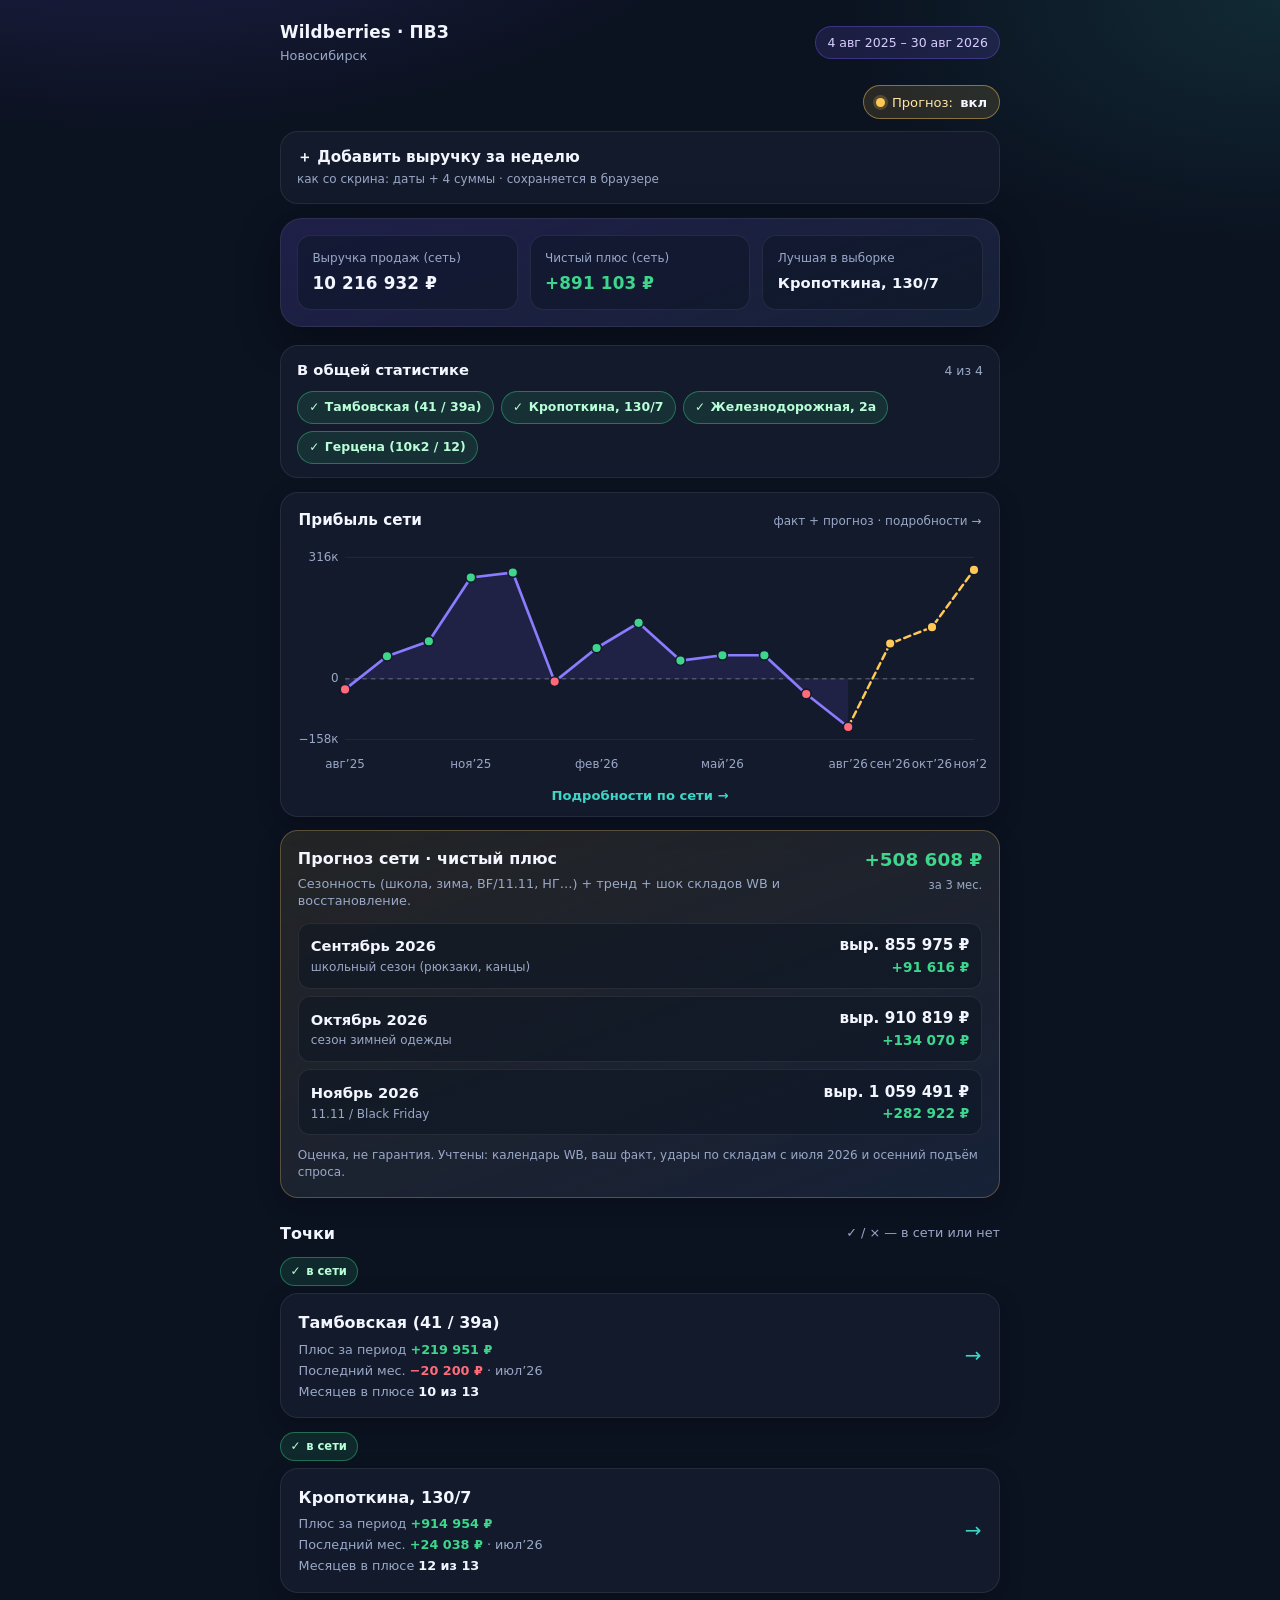
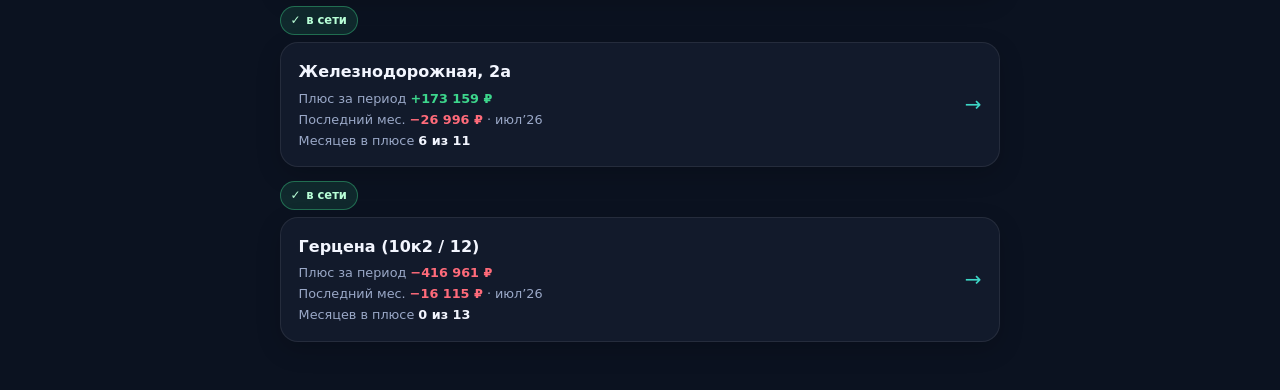
<file: index.html>
<!DOCTYPE html>
<html lang="ru">
<head>
  <meta charset="UTF-8" />
  <meta name="viewport" content="width=device-width, initial-scale=1" />
  <title>WB · ПВЗ Новосибирск — отчёты</title>
  <meta name="description" content="Финансовые показатели пунктов выдачи Wildberries, Новосибирск" />
  <link rel="stylesheet" href="styles.css" />
</head>
<body>
  <div class="wrap" id="app">
    <p style="color:#9aa8c7">Загрузка…</p>
  </div>
  <script src="data.js"></script>
  <script src="forecast.js"></script>
  <script src="report.js"></script>
  <script>renderIndex();</script>
</body>
</html>
</file>
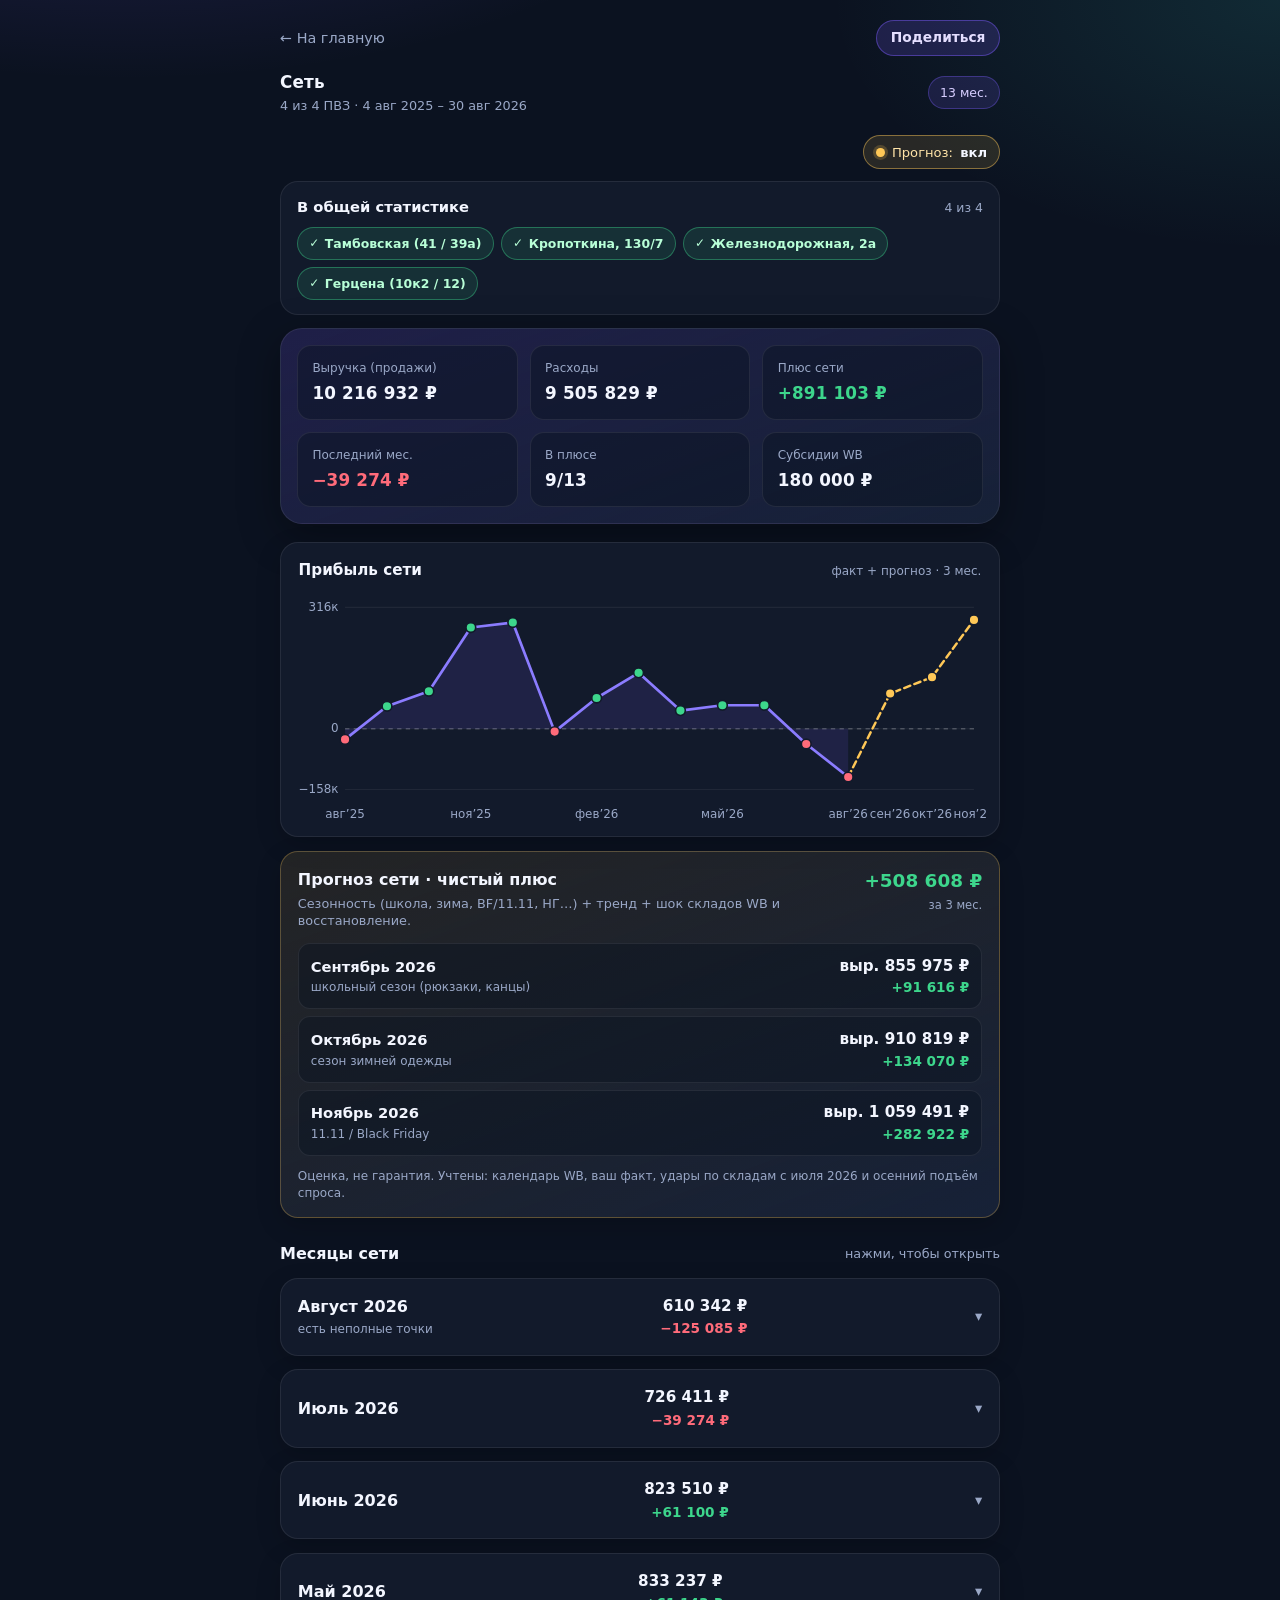
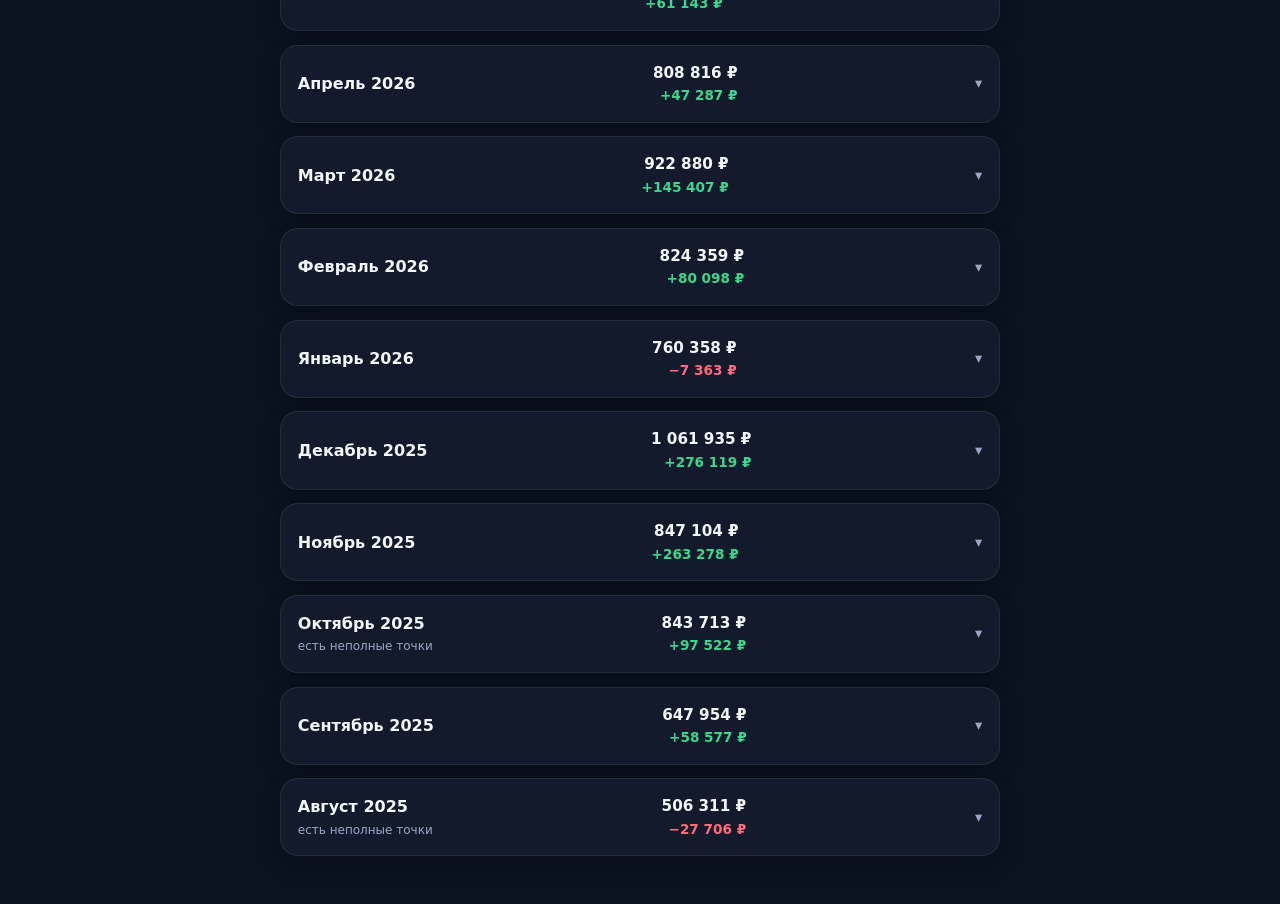
<file: network.html>
<!DOCTYPE html>
<html lang="ru">
<head>
  <meta charset="UTF-8" />
  <meta name="viewport" content="width=device-width, initial-scale=1" />
  <title>Вся сеть — отчёт ПВЗ</title>
  <link rel="stylesheet" href="styles.css" />
</head>
<body>
  <div class="wrap" id="app"><p style="color:#9aa8c7">Загрузка…</p></div>
  <script src="data.js"></script>
  <script src="forecast.js"></script>
  <script src="report.js"></script>
  <script>renderNetwork();</script>
</body>
</html>
</file>
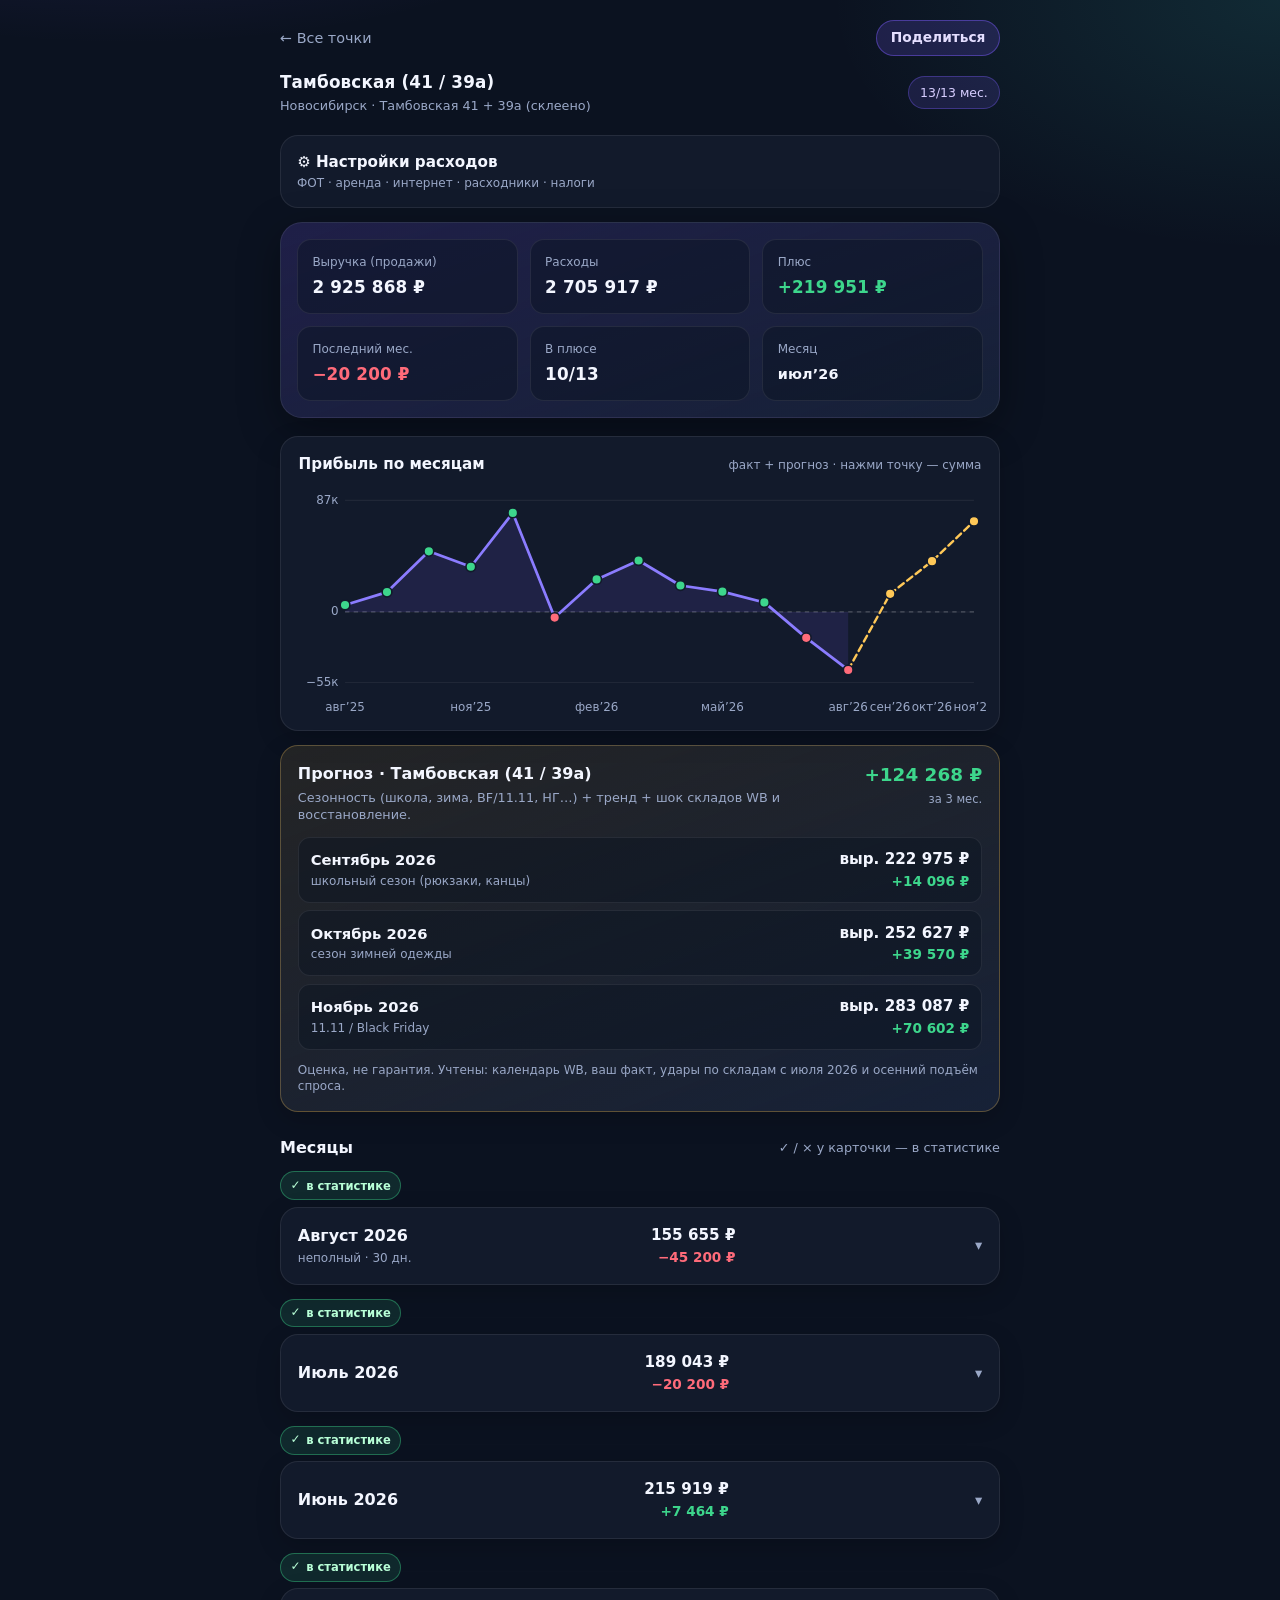
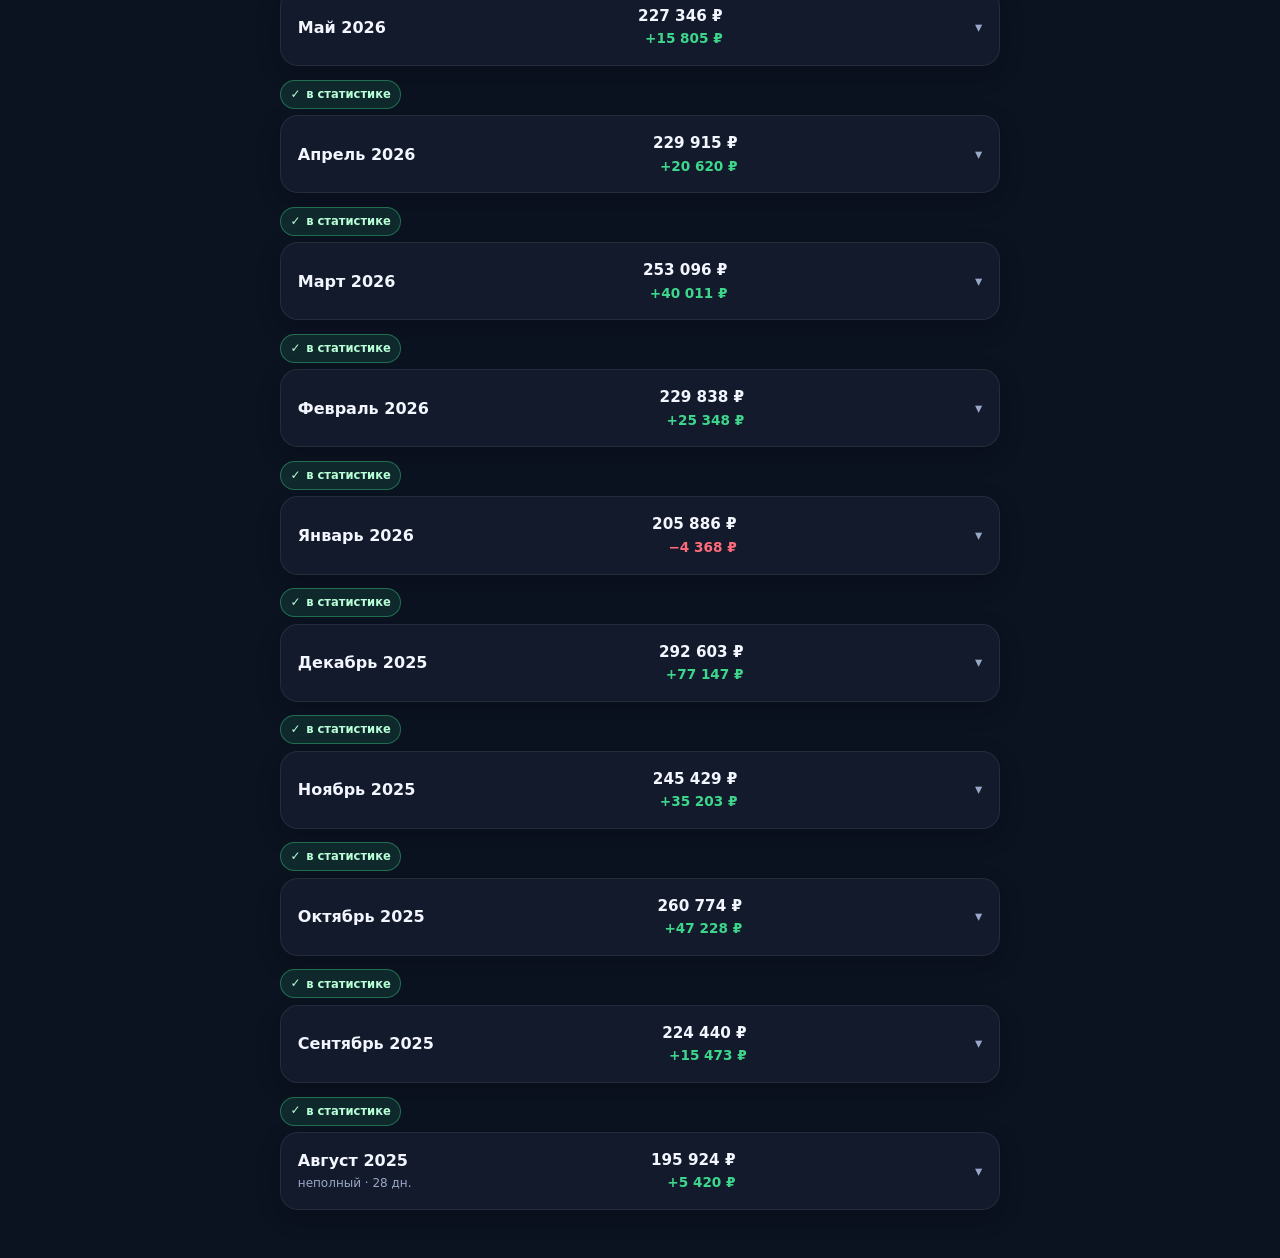
<file: pvz-1.html>
<!DOCTYPE html>
<html lang="ru">
<head>
  <meta charset="UTF-8" />
  <meta name="viewport" content="width=device-width, initial-scale=1" />
  <title>Тамбовская (41 / 39а) — отчёт ПВЗ</title>
  <link rel="stylesheet" href="styles.css" />
</head>
<body>
  <div class="wrap" id="app"><p style="color:#9aa8c7">Загрузка…</p></div>
  <script src="data.js"></script>
  <script src="forecast.js"></script>
  <script src="report.js"></script>
  <script>renderPoint("pvz-1");</script>
</body>
</html>
</file>
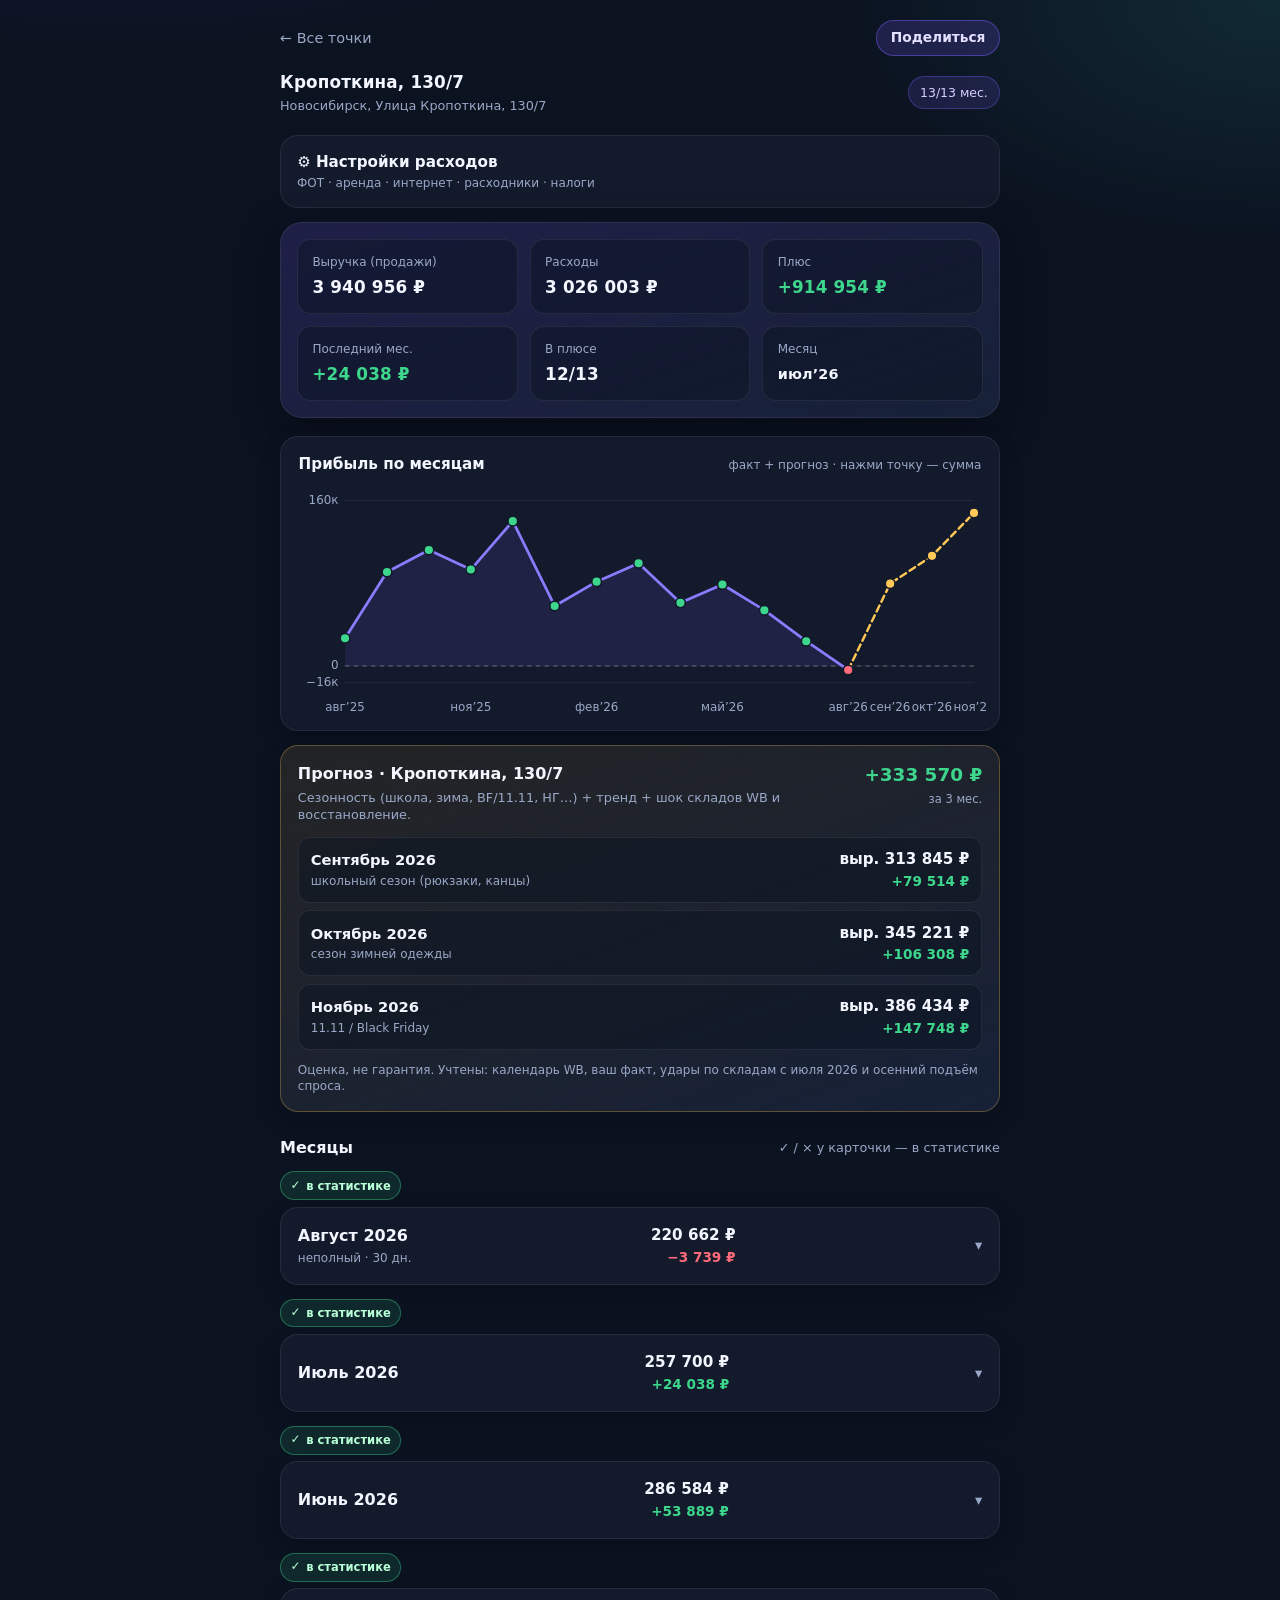
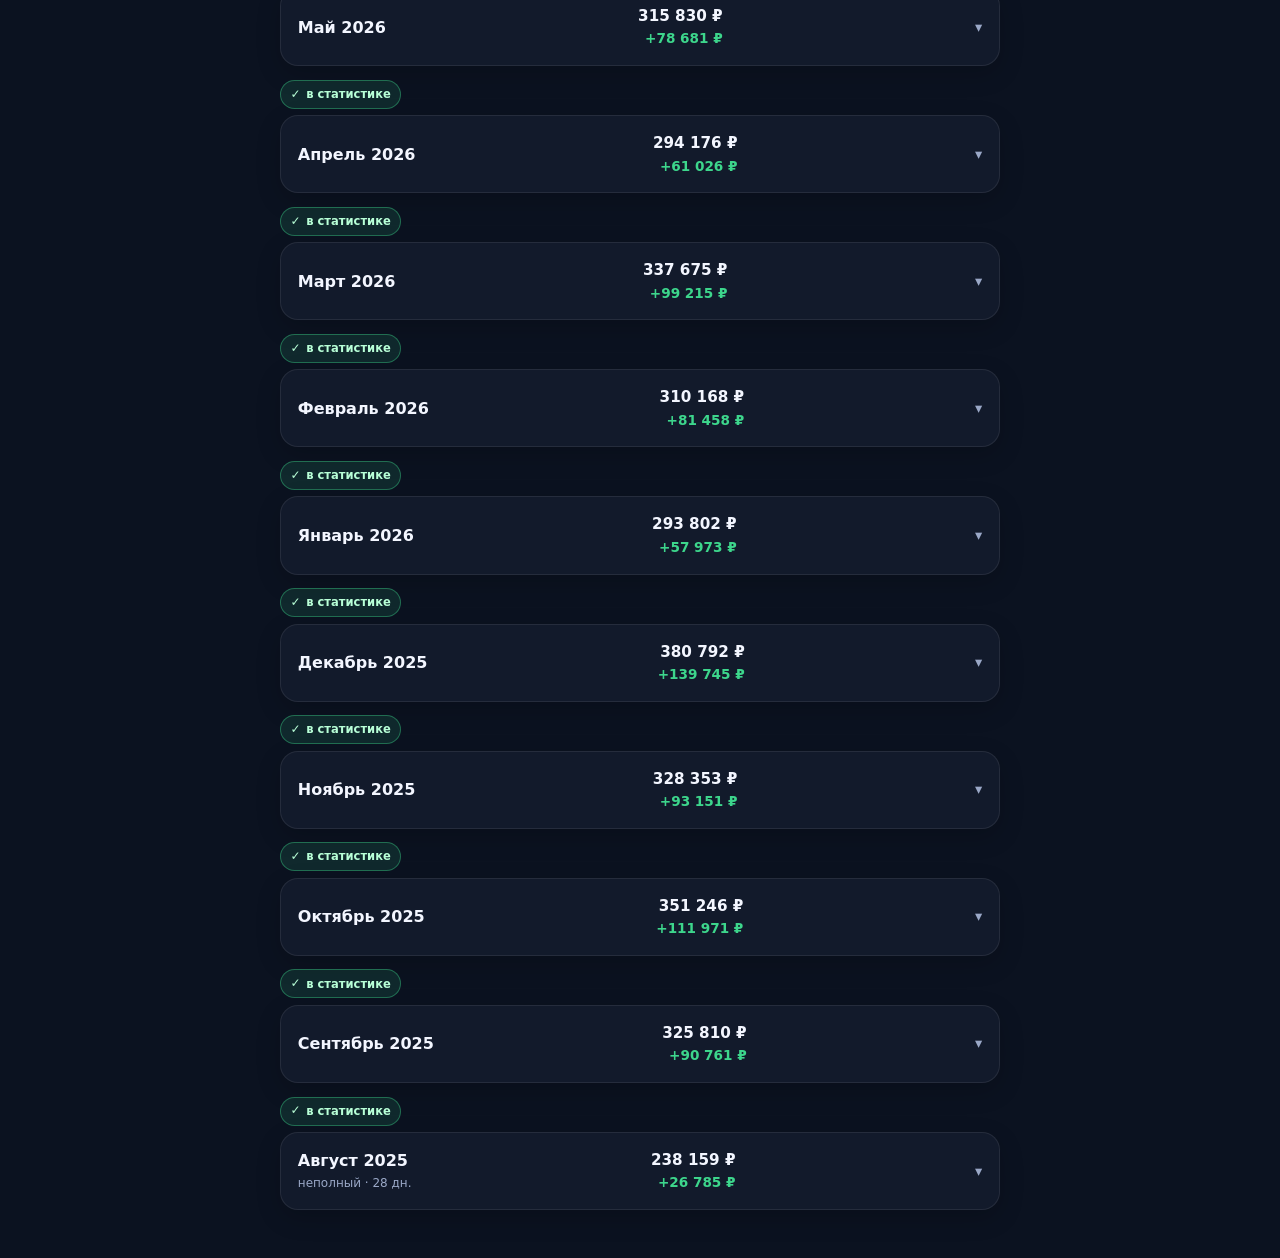
<file: pvz-2.html>
<!DOCTYPE html>
<html lang="ru">
<head>
  <meta charset="UTF-8" />
  <meta name="viewport" content="width=device-width, initial-scale=1" />
  <title>Кропоткина, 130/7 — отчёт ПВЗ</title>
  <link rel="stylesheet" href="styles.css" />
</head>
<body>
  <div class="wrap" id="app"><p style="color:#9aa8c7">Загрузка…</p></div>
  <script src="data.js"></script>
  <script src="forecast.js"></script>
  <script src="report.js"></script>
  <script>renderPoint("pvz-2");</script>
</body>
</html>
</file>
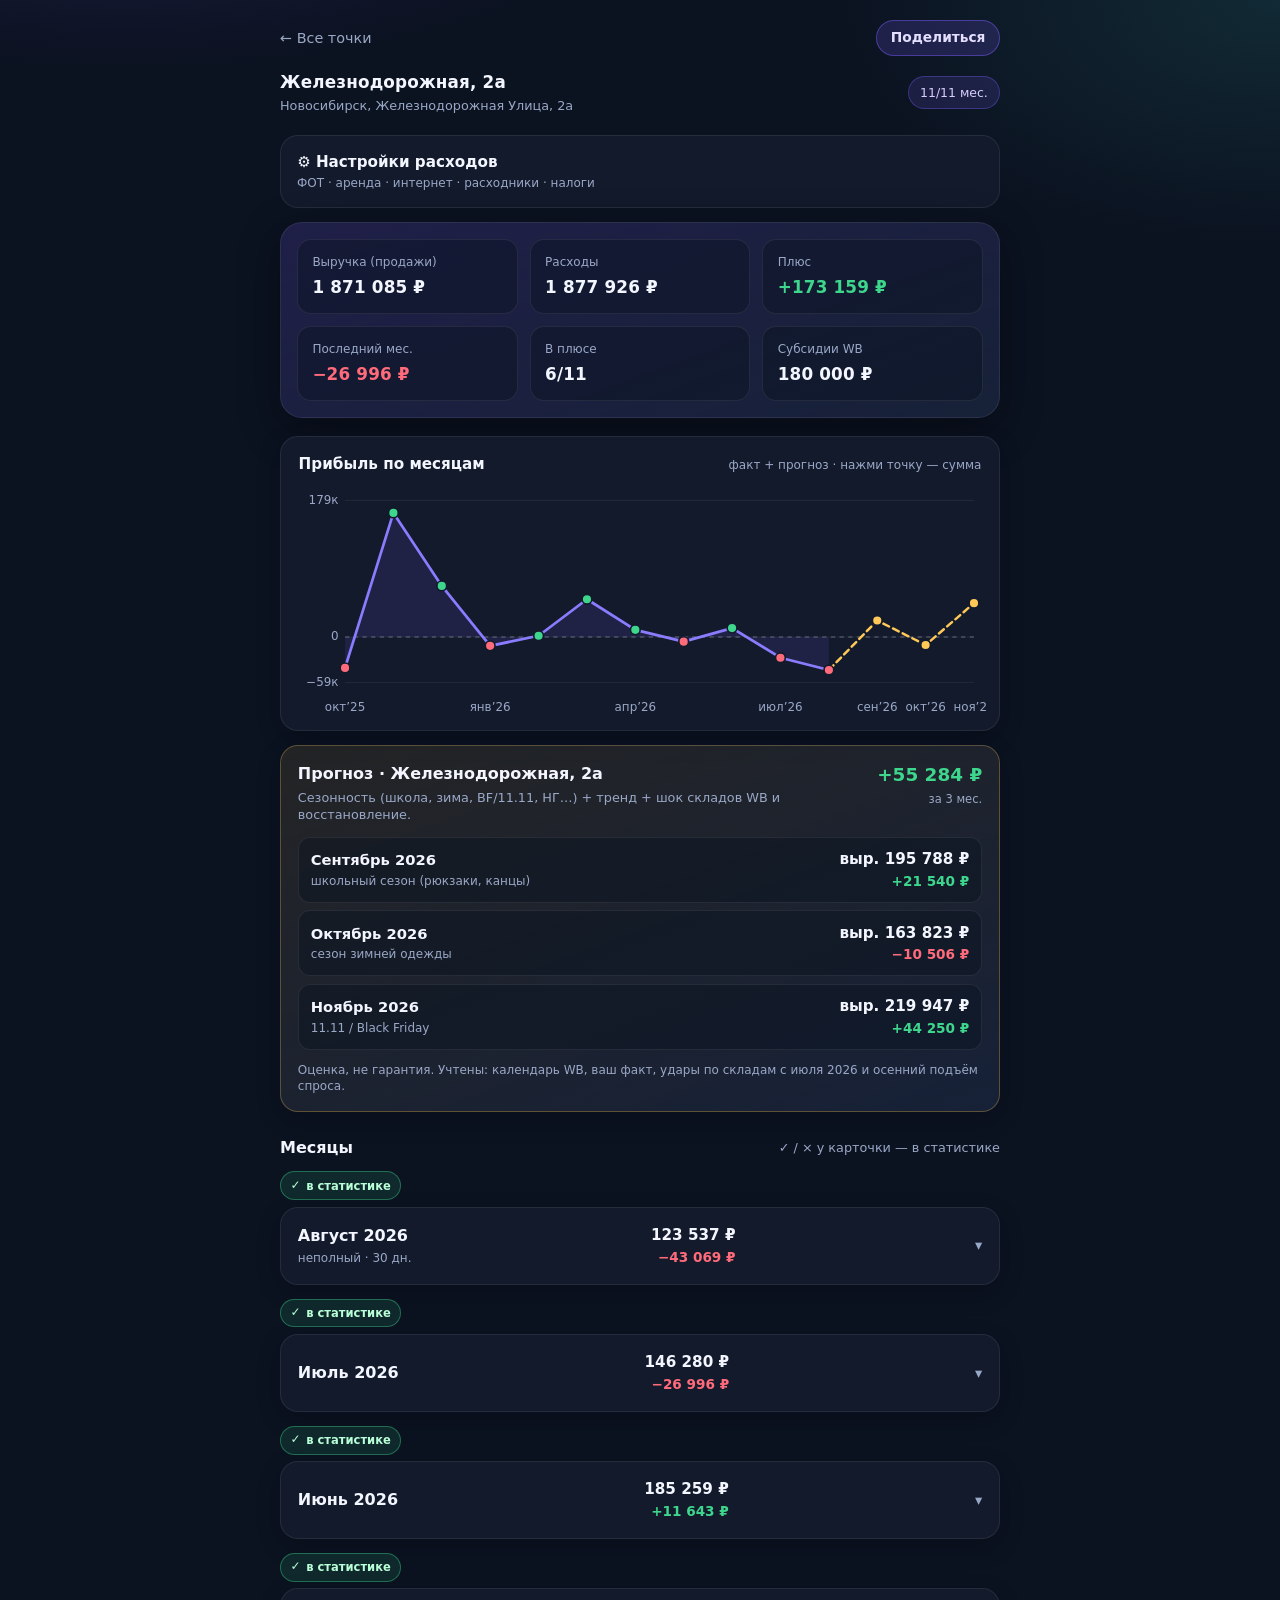
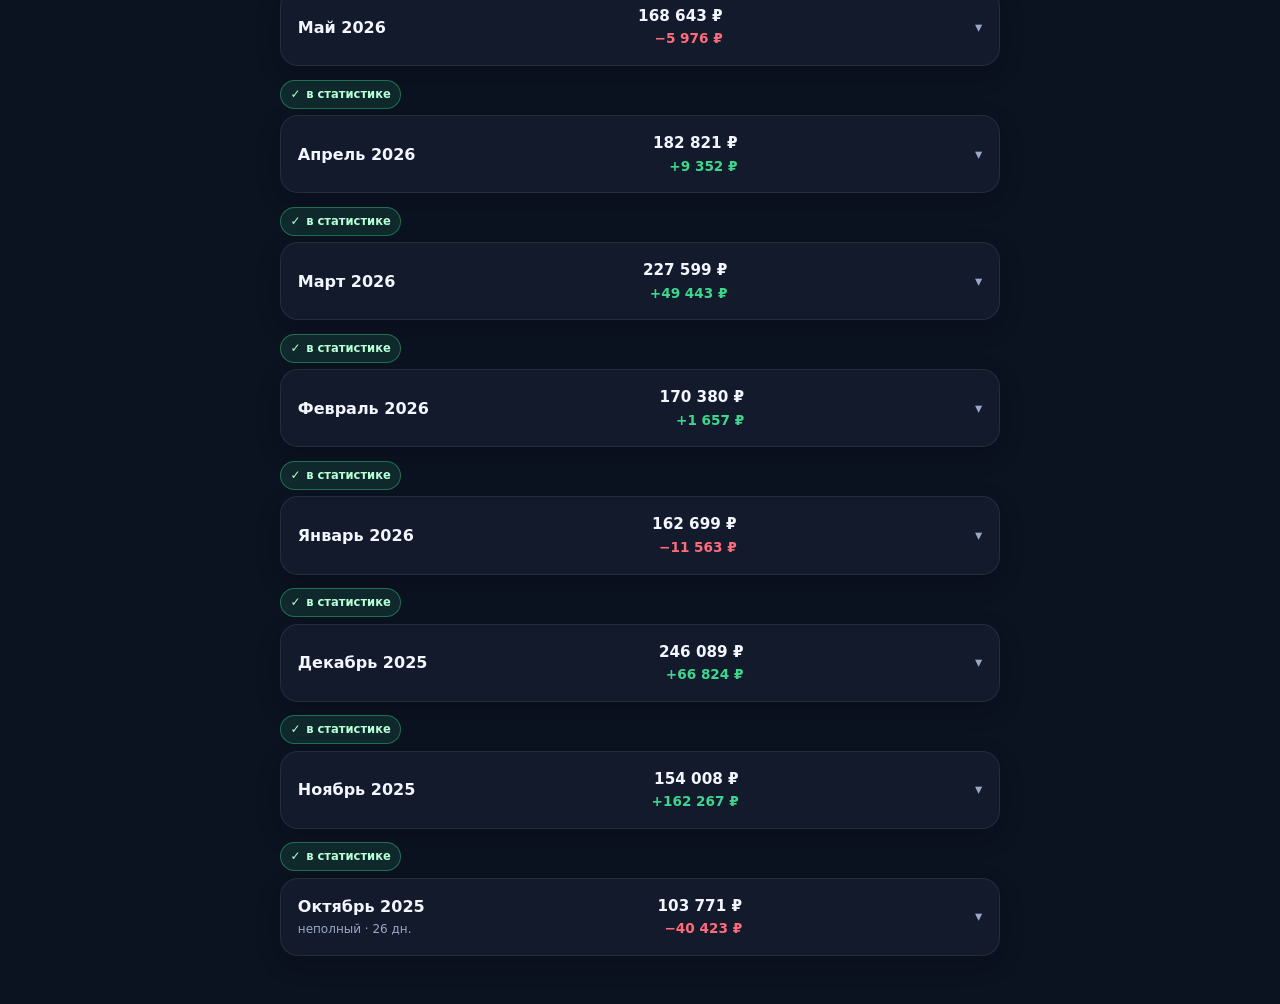
<file: pvz-3.html>
<!DOCTYPE html>
<html lang="ru">
<head>
  <meta charset="UTF-8" />
  <meta name="viewport" content="width=device-width, initial-scale=1" />
  <title>Железнодорожная, 2а — отчёт ПВЗ</title>
  <link rel="stylesheet" href="styles.css" />
</head>
<body>
  <div class="wrap" id="app"><p style="color:#9aa8c7">Загрузка…</p></div>
  <script src="data.js"></script>
  <script src="forecast.js"></script>
  <script src="report.js"></script>
  <script>renderPoint("pvz-3");</script>
</body>
</html>
</file>
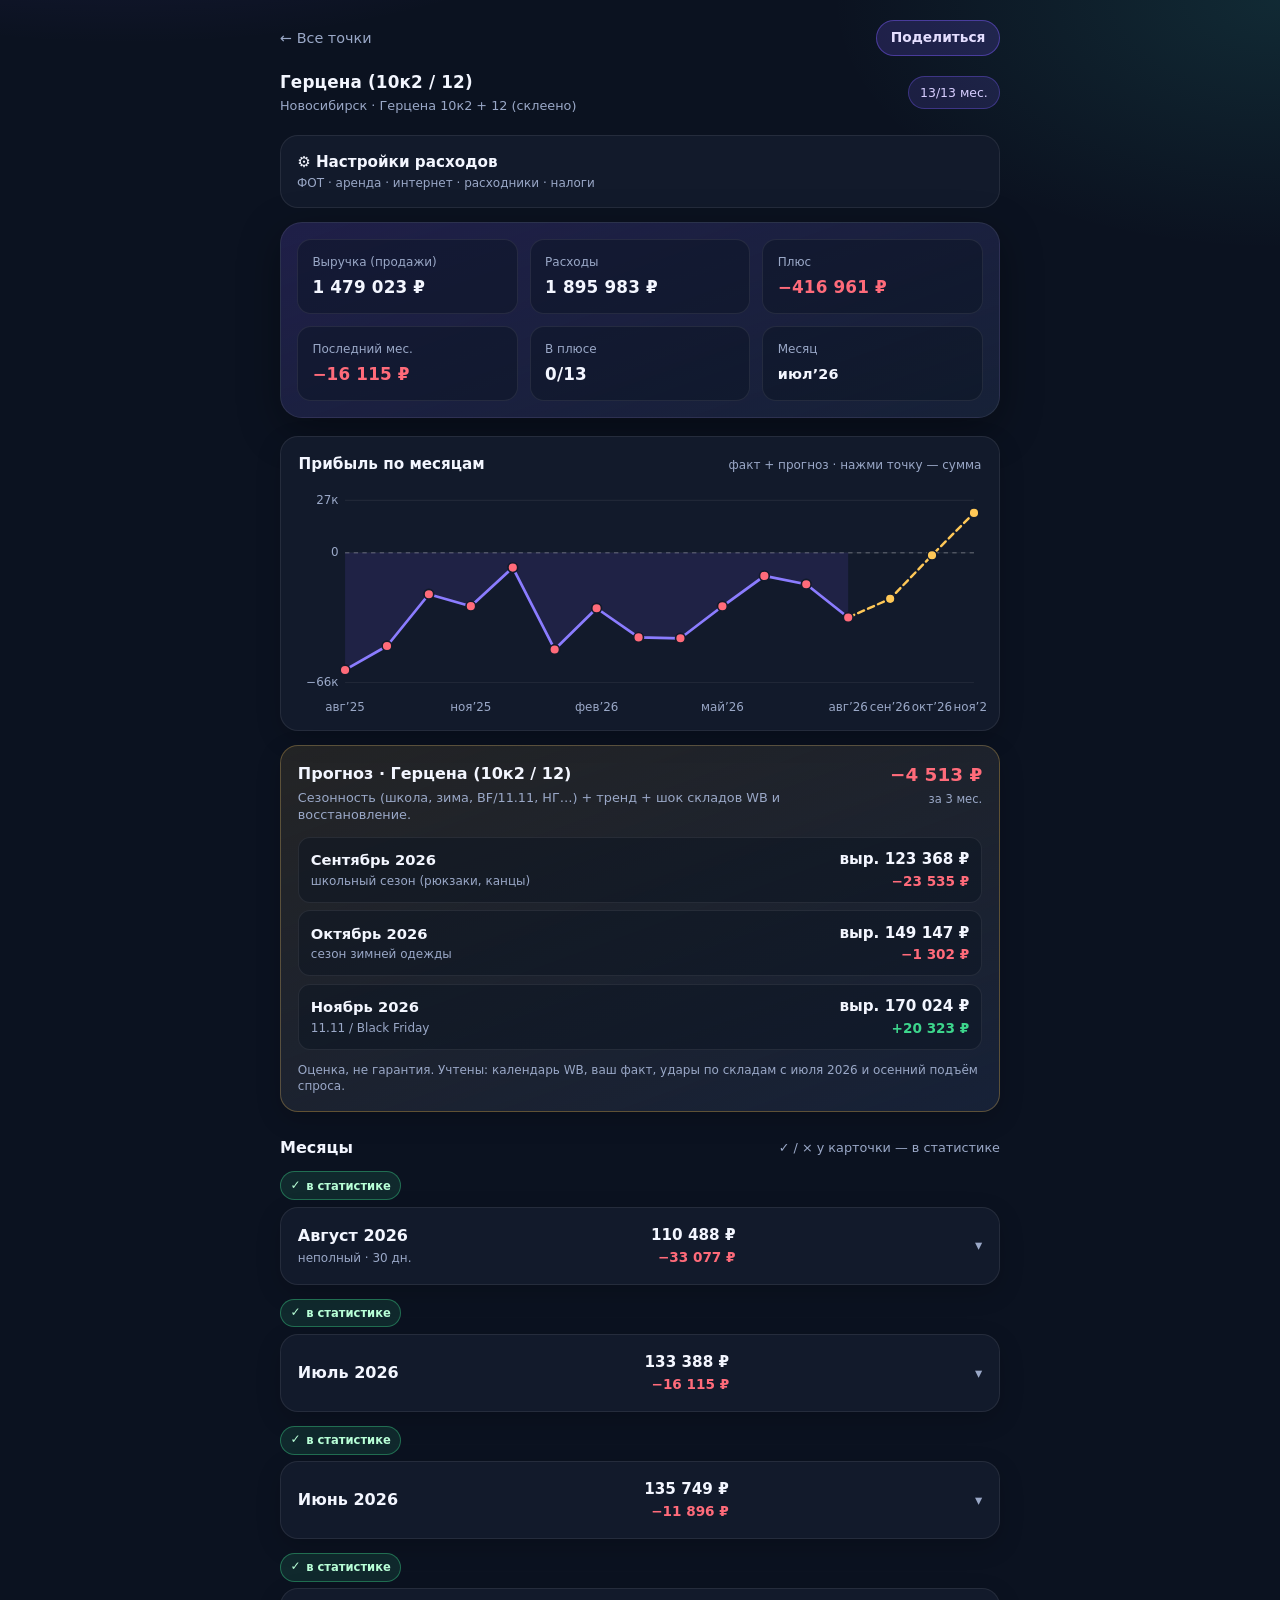
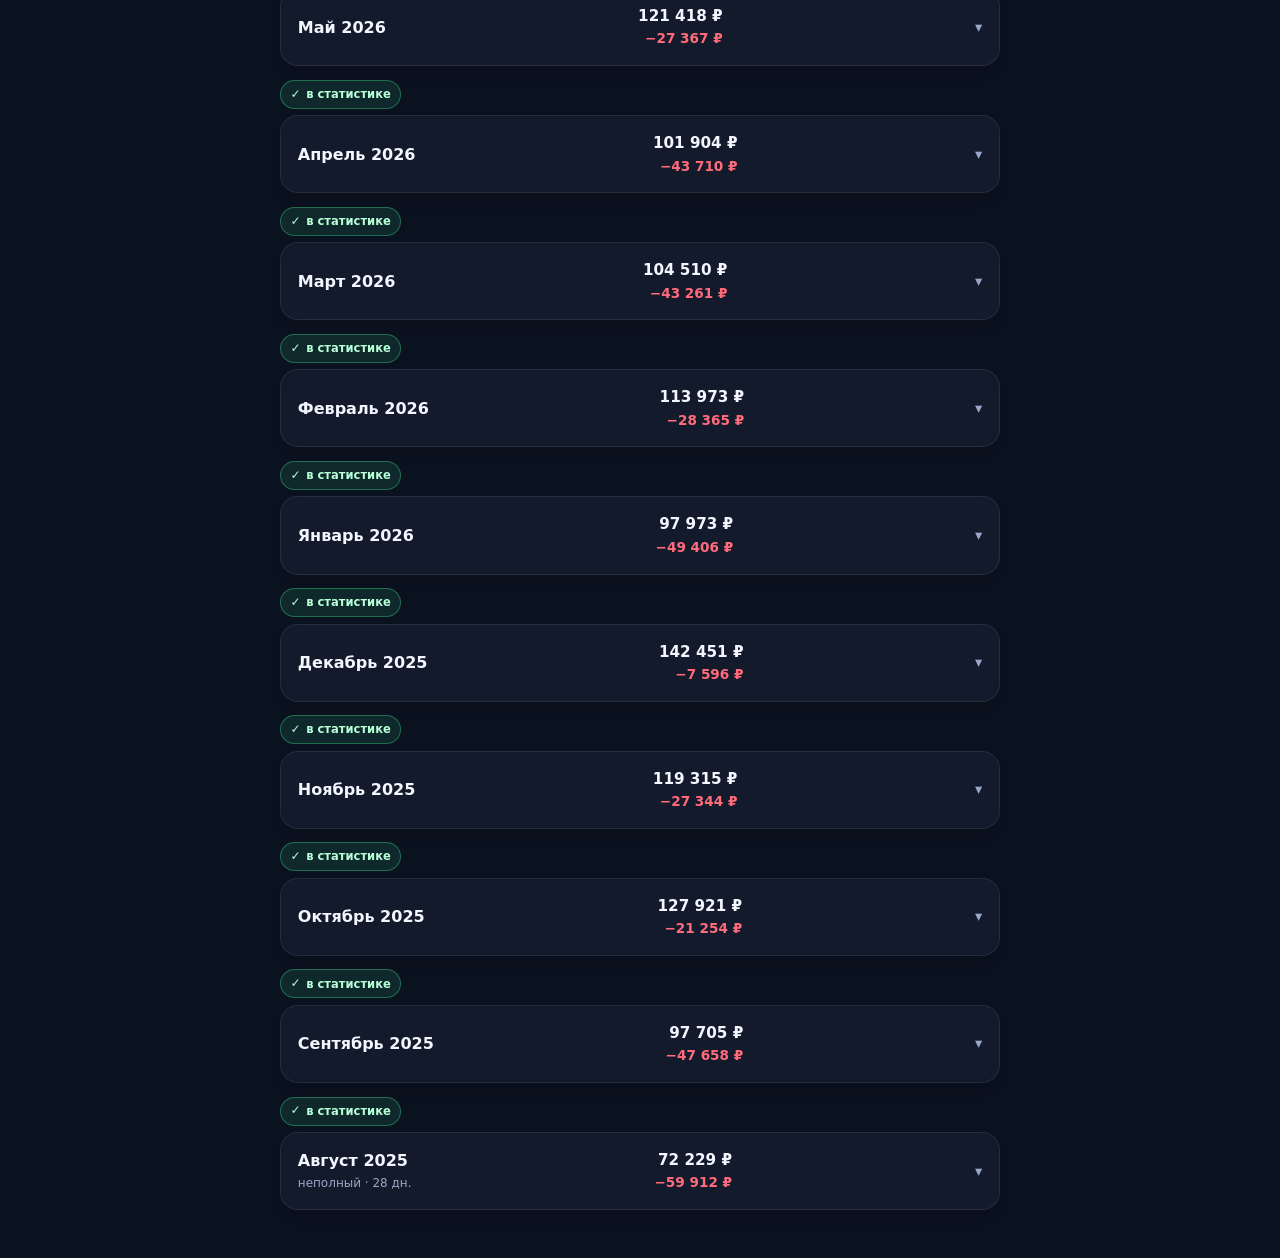
<file: pvz-4.html>
<!DOCTYPE html>
<html lang="ru">
<head>
  <meta charset="UTF-8" />
  <meta name="viewport" content="width=device-width, initial-scale=1" />
  <title>Герцена (10к2 / 12) — отчёт ПВЗ</title>
  <link rel="stylesheet" href="styles.css" />
</head>
<body>
  <div class="wrap" id="app"><p style="color:#9aa8c7">Загрузка…</p></div>
  <script src="data.js"></script>
  <script src="forecast.js"></script>
  <script src="report.js"></script>
  <script>renderPoint("pvz-4");</script>
</body>
</html>
</file>
<file: styles.css>
:root {
  --bg: #0b1220;
  --bg-card: #121a2b;
  --bg-soft: #18233a;
  --border: rgba(255, 255, 255, 0.08);
  --text: #f3f6ff;
  --muted: #9aa8c7;
  --accent: #7c5cff;
  --accent-2: #3dd6c6;
  --plus: #3dd68c;
  --minus: #ff6b7a;
  --warn: #ffc857;
  --shadow: 0 12px 40px rgba(0, 0, 0, 0.35);
  --radius: 18px;
  --max: 720px;
  font-family: "Segoe UI", system-ui, -apple-system, sans-serif;
}

* {
  box-sizing: border-box;
}

html {
  scroll-behavior: smooth;
}

body {
  margin: 0;
  min-height: 100vh;
  color: var(--text);
  background:
    radial-gradient(1200px 600px at 10% -10%, rgba(124, 92, 255, 0.25), transparent 55%),
    radial-gradient(900px 500px at 100% 0%, rgba(61, 214, 198, 0.12), transparent 50%),
    var(--bg);
  line-height: 1.45;
}

a {
  color: inherit;
  text-decoration: none;
}

.wrap {
  width: min(100% - 2rem, var(--max));
  margin: 0 auto;
  padding: 1.25rem 0 3rem;
}

.topbar {
  display: flex;
  align-items: center;
  justify-content: space-between;
  gap: 1rem;
  margin-bottom: 1.25rem;
}

.brand {
  display: flex;
  flex-direction: column;
  gap: 0.15rem;
}

.brand small {
  color: var(--muted);
  font-size: 0.8rem;
}

.brand strong {
  font-size: 1.05rem;
  letter-spacing: 0.01em;
}

.badge {
  display: inline-flex;
  align-items: center;
  gap: 0.35rem;
  padding: 0.4rem 0.7rem;
  border-radius: 999px;
  background: rgba(124, 92, 255, 0.15);
  border: 1px solid rgba(124, 92, 255, 0.35);
  color: #d7ceff;
  font-size: 0.78rem;
  white-space: nowrap;
}

.hero {
  background: linear-gradient(160deg, rgba(124, 92, 255, 0.18), rgba(24, 35, 58, 0.9));
  border: 1px solid var(--border);
  border-radius: calc(var(--radius) + 4px);
  padding: 1.25rem 1.2rem 1.35rem;
  box-shadow: var(--shadow);
  margin-bottom: 1.1rem;
}

.hero h1 {
  margin: 0 0 0.35rem;
  font-size: clamp(1.35rem, 4vw, 1.75rem);
  line-height: 1.2;
}

.hero p {
  margin: 0;
  color: var(--muted);
  font-size: 0.95rem;
}

.kpi-grid {
  display: grid;
  grid-template-columns: repeat(2, minmax(0, 1fr));
  gap: 0.75rem;
  margin-top: 1rem;
}

.point-link .meta small + small {
  margin-top: 0.15rem;
}

.point-link .month-preview {
  display: block;
  margin-top: 0.35rem;
  color: #b7c3de;
  font-size: 0.72rem;
  line-height: 1.35;
  max-width: 100%;
}

.week-block-title {
  margin: 0.75rem 0 0.35rem;
  padding: 0 0.15rem;
  color: var(--muted);
  font-size: 0.75rem;
  font-weight: 600;
  text-transform: uppercase;
  letter-spacing: 0.04em;
}

.hero.compact {
  padding: 1rem;
}

.hero.compact .kpi-grid {
  margin-top: 0;
}

/* Свёрнутый месяц */
details.month-card {
  padding: 0;
  overflow: hidden;
}

details.month-card > summary {
  list-style: none;
  cursor: pointer;
  padding: 1rem 1.05rem;
  display: flex;
  align-items: center;
  justify-content: space-between;
  gap: 0.75rem;
  user-select: none;
}

details.month-card > summary::-webkit-details-marker {
  display: none;
}

details.month-card > summary::after {
  content: "▾";
  color: var(--muted);
  font-size: 0.9rem;
  flex-shrink: 0;
  transition: transform 0.15s ease;
}

details.month-card[open] > summary::after {
  transform: rotate(180deg);
}

.month-summary-main {
  display: flex;
  flex-direction: column;
  gap: 0.2rem;
  min-width: 0;
}

.month-summary-main strong {
  font-size: 1rem;
}

.tag {
  color: var(--muted);
  font-size: 0.75rem;
}

.month-summary-nums {
  display: flex;
  flex-direction: column;
  align-items: flex-end;
  gap: 0.15rem;
  flex-shrink: 0;
}

.ms-rev {
  font-weight: 650;
  font-variant-numeric: tabular-nums;
  font-size: 0.95rem;
}

.ms-net {
  font-weight: 700;
  font-variant-numeric: tabular-nums;
  font-size: 0.85rem;
}

.ms-net.plus { color: var(--plus); }
.ms-net.minus { color: var(--minus); }

.month-body {
  padding: 0 1rem 1rem;
  border-top: 1px solid var(--border);
  padding-top: 0.85rem;
}

.month-card .row .name {
  max-width: 70%;
  font-size: 0.84rem;
  line-height: 1.3;
}

.month-card .row .amount {
  font-size: 0.88rem;
  white-space: nowrap;
}

.kpi {
  background: rgba(11, 18, 32, 0.45);
  border: 1px solid var(--border);
  border-radius: 14px;
  padding: 0.85rem 0.9rem;
}

.kpi .label {
  display: block;
  color: var(--muted);
  font-size: 0.75rem;
  margin-bottom: 0.25rem;
}

.kpi .value {
  font-size: 1.05rem;
  font-weight: 700;
  letter-spacing: 0.01em;
}

.kpi .value.plus { color: var(--plus); }
.kpi .value.minus { color: var(--minus); }

.section-title {
  display: flex;
  align-items: center;
  justify-content: space-between;
  gap: 0.75rem;
  margin: 1.5rem 0 0.75rem;
}

.section-title h2 {
  margin: 0;
  font-size: 1rem;
  font-weight: 650;
}

.section-title span {
  color: var(--muted);
  font-size: 0.8rem;
}

.cards {
  display: grid;
  gap: 0.85rem;
}

.card {
  background: var(--bg-card);
  border: 1px solid var(--border);
  border-radius: var(--radius);
  padding: 1rem 1rem 0.9rem;
  box-shadow: 0 8px 24px rgba(0, 0, 0, 0.18);
}

.card-head {
  display: flex;
  align-items: flex-start;
  justify-content: space-between;
  gap: 0.75rem;
  margin-bottom: 0.85rem;
}

.card-head h3 {
  margin: 0;
  font-size: 1rem;
}

.card-head .week-range {
  display: block;
  margin-top: 0.2rem;
  color: var(--muted);
  font-size: 0.8rem;
  font-weight: 400;
}

.profit-pill {
  flex-shrink: 0;
  padding: 0.4rem 0.65rem;
  border-radius: 999px;
  font-size: 0.82rem;
  font-weight: 700;
  border: 1px solid transparent;
}

.profit-pill.plus {
  color: #b8ffd7;
  background: rgba(61, 214, 140, 0.12);
  border-color: rgba(61, 214, 140, 0.35);
}

.profit-pill.minus {
  color: #ffc3c9;
  background: rgba(255, 107, 122, 0.12);
  border-color: rgba(255, 107, 122, 0.35);
}

.rows {
  display: grid;
  gap: 0.45rem;
}

.row {
  display: flex;
  align-items: center;
  justify-content: space-between;
  gap: 0.75rem;
  padding: 0.55rem 0.65rem;
  border-radius: 12px;
  background: var(--bg-soft);
}

.row .name {
  color: var(--muted);
  font-size: 0.86rem;
}

.row .amount {
  font-weight: 650;
  font-variant-numeric: tabular-nums;
  font-size: 0.92rem;
}

.row.revenue .amount { color: #c8bfff; }
.row.cost .amount { color: #ffd0a8; }
.row.net {
  margin-top: 0.25rem;
  background: rgba(61, 214, 140, 0.08);
  border: 1px solid rgba(61, 214, 140, 0.18);
}
.row.net.negative {
  background: rgba(255, 107, 122, 0.08);
  border-color: rgba(255, 107, 122, 0.18);
}
.row.net .name {
  color: var(--text);
  font-weight: 600;
}
.row.net .amount.plus { color: var(--plus); }
.row.net .amount.minus { color: var(--minus); }

.point-list {
  display: grid;
  gap: 0.85rem;
}

.point-card {
  display: grid;
  gap: 0.45rem;
}

.point-card.excluded .point-link {
  opacity: 0.55;
}

.month-card-wrap {
  display: grid;
  gap: 0.4rem;
}

.month-card-wrap.excluded .month-card {
  opacity: 0.55;
}

.point-link {
  display: flex;
  align-items: center;
  justify-content: space-between;
  gap: 1rem;
  padding: 1.05rem 1.1rem;
  border-radius: var(--radius);
  background: var(--bg-card);
  border: 1px solid var(--border);
  box-shadow: 0 8px 24px rgba(0, 0, 0, 0.18);
  transition: transform 0.15s ease, border-color 0.15s ease;
}

.filter-bar {
  margin: 0 0 0.85rem;
  padding: 0.85rem 1rem;
  background: var(--bg-card);
  border: 1px solid var(--border);
  border-radius: var(--radius);
}

.filter-bar-head {
  display: flex;
  align-items: baseline;
  justify-content: space-between;
  gap: 0.75rem;
  margin-bottom: 0.65rem;
}

.filter-bar-head strong {
  font-size: 0.92rem;
}

.filter-bar-head span {
  color: var(--muted);
  font-size: 0.78rem;
}

.filter-chips {
  display: flex;
  flex-wrap: wrap;
  gap: 0.45rem;
}

.filter-chip {
  appearance: none;
  border: 1px solid var(--border);
  background: var(--bg-soft);
  color: var(--muted);
  font: inherit;
  font-size: 0.78rem;
  font-weight: 600;
  padding: 0.4rem 0.7rem;
  border-radius: 999px;
  cursor: pointer;
  display: inline-flex;
  align-items: center;
  gap: 0.35rem;
}

.filter-chip .chip-mark {
  font-size: 0.75rem;
}

.filter-chip.on {
  color: #b8ffd7;
  background: rgba(61, 214, 140, 0.12);
  border-color: rgba(61, 214, 140, 0.4);
}

.filter-chip.off {
  color: #ffc3c9;
  background: rgba(255, 107, 122, 0.1);
  border-color: rgba(255, 107, 122, 0.35);
  text-decoration: line-through;
  text-decoration-color: rgba(255, 195, 201, 0.5);
}

.filter-chip.mini {
  font-size: 0.72rem;
  padding: 0.3rem 0.6rem;
  width: fit-content;
}

.point-link:hover,
.point-link:focus-visible {
  transform: translateY(-1px);
  border-color: rgba(124, 92, 255, 0.45);
  outline: none;
}

.point-link .meta small {
  display: block;
  color: var(--muted);
  margin-top: 0.2rem;
}

.point-stats {
  display: grid;
  gap: 0.28rem;
  margin-top: 0.45rem;
}

.point-stats span {
  color: var(--muted);
  font-size: 0.8rem;
  line-height: 1.3;
}

.point-stats b {
  font-weight: 700;
  color: var(--text);
}

.point-stats b.plus { color: var(--plus); }
.point-stats b.minus { color: var(--minus); }

/* График прибыли */
.chart-wrap {
  display: block;
  margin: 0.25rem 0 0.5rem;
  padding: 1rem 0.75rem 0.5rem;
  background: var(--bg-card);
  border: 1px solid var(--border);
  border-radius: var(--radius);
  box-shadow: 0 8px 24px rgba(0, 0, 0, 0.18);
  color: inherit;
  text-decoration: none;
}

.chart-cta {
  display: block;
  text-align: center;
  padding: 0.45rem 0 0.2rem;
  color: var(--accent-2);
  font-size: 0.82rem;
  font-weight: 600;
}

.chart-cta:hover {
  color: #7ff0e4;
}

.chart-value {
  display: flex;
  align-items: baseline;
  justify-content: space-between;
  gap: 0.75rem;
  margin: 0 0.35rem 0.55rem;
  padding: 0.55rem 0.75rem;
  border-radius: 12px;
  background: var(--bg-soft);
  border: 1px solid var(--border);
}

.chart-value[hidden] {
  display: none !important;
}

.chart-value .cv-month {
  color: var(--muted);
  font-size: 0.85rem;
}

.chart-value .cv-net {
  font-weight: 750;
  font-variant-numeric: tabular-nums;
  font-size: 1.05rem;
}

.chart-value.plus .cv-net { color: var(--plus); }
.chart-value.minus .cv-net { color: var(--minus); }

.hit-area {
  fill: transparent;
  cursor: pointer;
}

.chart-hit {
  outline: none;
}

.chart-hit.selected .chart-dot {
  r: 7;
  stroke: #fff;
  stroke-width: 2;
}

.chart-hit:focus-visible .hit-area,
.chart-hit:hover .hit-area {
  fill: rgba(255, 255, 255, 0.08);
}

.point-inline {
  color: #c8bfff !important;
  text-decoration: underline;
  text-underline-offset: 2px;
}

.chart-head {
  display: flex;
  align-items: baseline;
  justify-content: space-between;
  gap: 0.75rem;
  padding: 0 0.35rem 0.55rem;
}

.chart-head strong {
  font-size: 0.95rem;
}

.chart-head span {
  color: var(--muted);
  font-size: 0.75rem;
  text-align: right;
}

.profit-chart {
  width: 100%;
  height: auto;
  display: block;
}

.chart-grid {
  stroke: rgba(255, 255, 255, 0.06);
  stroke-width: 1;
}

.chart-zero {
  stroke: rgba(255, 255, 255, 0.22);
  stroke-width: 1.25;
  stroke-dasharray: 4 4;
}

.chart-line {
  stroke: #8b7cff;
  stroke-width: 2.5;
  stroke-linejoin: round;
  stroke-linecap: round;
}

.chart-area {
  fill: url(#none);
  fill: rgba(124, 92, 255, 0.12);
}

.dot-plus {
  fill: var(--plus);
  stroke: var(--bg-card);
  stroke-width: 1.5;
}

.dot-minus {
  fill: var(--minus);
  stroke: var(--bg-card);
  stroke-width: 1.5;
}

.dot-forecast {
  fill: #ffc857;
  stroke: var(--bg-card);
  stroke-width: 1.5;
}

.chart-line-forecast {
  stroke: #ffc857;
  stroke-width: 2.25;
  stroke-dasharray: 6 4;
  stroke-linejoin: round;
  stroke-linecap: round;
}

.forecast-label {
  fill: #ffc857;
}

.toolbar-row {
  display: flex;
  justify-content: flex-end;
  margin: 0 0 0.75rem;
}

.settings-panel {
  margin: 0 0 0.9rem;
  border: 1px solid var(--border);
  border-radius: var(--radius);
  background: var(--bg-card);
  overflow: hidden;
}

.settings-summary {
  list-style: none;
  cursor: pointer;
  display: flex;
  flex-direction: column;
  gap: 0.15rem;
  padding: 0.9rem 1rem;
  user-select: none;
}

.settings-summary::-webkit-details-marker {
  display: none;
}

.settings-summary span:first-child {
  font-weight: 700;
  font-size: 0.95rem;
}

.settings-hint {
  color: var(--muted);
  font-size: 0.75rem;
}

.settings-panel[open] .settings-summary {
  border-bottom: 1px solid var(--border);
}

.settings-body {
  padding: 0.9rem 1rem 1rem;
  display: grid;
  gap: 0.75rem;
}

.settings-check {
  display: flex;
  align-items: center;
  gap: 0.5rem;
  font-size: 0.88rem;
  cursor: pointer;
}

.settings-check input {
  accent-color: #7c5cff;
}

.settings-grid {
  display: grid;
  grid-template-columns: repeat(2, minmax(0, 1fr));
  gap: 0.65rem;
}

.settings-block {
  display: grid;
  gap: 0.5rem;
  padding: 0.7rem 0.75rem;
  border-radius: 12px;
  background: var(--bg-soft);
  border: 1px solid var(--border);
}

.settings-field {
  display: grid;
  gap: 0.3rem;
  font-size: 0.78rem;
  color: var(--muted);
}

.settings-field input {
  width: 100%;
  box-sizing: border-box;
  border: 1px solid rgba(124, 92, 255, 0.35);
  background: #0b1220;
  color: #f3f6ff;
  font: inherit;
  font-size: 0.92rem;
  font-weight: 650;
  font-variant-numeric: tabular-nums;
  padding: 0.5rem 0.65rem;
  border-radius: 10px;
  -webkit-appearance: none;
  appearance: none;
}

.settings-field input:disabled {
  opacity: 0.45;
}

.settings-field input:focus {
  outline: none;
  border-color: rgba(124, 92, 255, 0.75);
}

.settings-apply {
  appearance: none;
  border: 1px solid rgba(61, 214, 140, 0.4);
  background: rgba(61, 214, 140, 0.15);
  color: #b8ffd7;
  font: inherit;
  font-weight: 700;
  font-size: 0.9rem;
  padding: 0.65rem 1rem;
  border-radius: 12px;
  cursor: pointer;
}

.settings-apply:hover {
  background: rgba(61, 214, 140, 0.22);
}

.settings-note {
  margin: 0;
  color: var(--muted);
  font-size: 0.75rem;
  line-height: 1.35;
}

@media (max-width: 520px) {
  .settings-grid {
    grid-template-columns: 1fr;
  }
}

.rev-list {
  display: grid;
  gap: 0.45rem;
}

.rev-row {
  display: flex;
  align-items: flex-start;
  justify-content: space-between;
  gap: 0.75rem;
  padding: 0.65rem 0.75rem;
  border-radius: 12px;
  background: var(--bg-soft);
  border: 1px solid var(--border);
}

.rev-row strong {
  display: block;
  font-size: 0.88rem;
  margin-bottom: 0.2rem;
}

.rev-row-sums {
  color: var(--muted);
  font-size: 0.72rem;
  line-height: 1.35;
}

.rev-del {
  appearance: none;
  border: 1px solid rgba(255, 107, 122, 0.35);
  background: rgba(255, 107, 122, 0.1);
  color: #ffc3c9;
  font: inherit;
  font-size: 0.75rem;
  font-weight: 600;
  padding: 0.35rem 0.55rem;
  border-radius: 999px;
  cursor: pointer;
  flex-shrink: 0;
}

.rev-actions {
  display: flex;
  flex-wrap: wrap;
  gap: 0.45rem;
}

.rev-secondary,
.file-label {
  appearance: none;
  border: 1px solid var(--border);
  background: var(--bg-soft);
  color: var(--muted);
  font: inherit;
  font-size: 0.8rem;
  font-weight: 600;
  padding: 0.45rem 0.75rem;
  border-radius: 999px;
  cursor: pointer;
}

.file-label {
  display: inline-flex;
  align-items: center;
}

.forecast-toggle {
  appearance: none;
  border: 1px solid var(--border);
  background: var(--bg-soft);
  color: var(--muted);
  font: inherit;
  font-size: 0.82rem;
  padding: 0.4rem 0.75rem;
  border-radius: 999px;
  cursor: pointer;
  display: inline-flex;
  align-items: center;
  gap: 0.45rem;
}

.forecast-toggle strong {
  font-weight: 700;
  color: var(--text);
}

.forecast-toggle .ft-dot {
  width: 0.55rem;
  height: 0.55rem;
  border-radius: 50%;
  background: var(--muted);
}

.forecast-toggle.on {
  border-color: rgba(255, 200, 87, 0.45);
  background: rgba(255, 200, 87, 0.12);
  color: #ffe4a8;
}

.forecast-toggle.on .ft-dot {
  background: #ffc857;
  box-shadow: 0 0 0 3px rgba(255, 200, 87, 0.2);
}

.forecast-toggle.off {
  border-color: var(--border);
  opacity: 0.9;
}

.forecast-panel {
  margin: 0.85rem 0 1rem;
  padding: 1rem 1.05rem;
  background: linear-gradient(160deg, rgba(255, 200, 87, 0.1), rgba(24, 35, 58, 0.9));
  border: 1px solid rgba(255, 200, 87, 0.28);
  border-radius: var(--radius);
  box-shadow: 0 8px 24px rgba(0, 0, 0, 0.18);
}

.forecast-head {
  display: flex;
  align-items: flex-start;
  justify-content: space-between;
  gap: 1rem;
  margin-bottom: 0.85rem;
}

.forecast-head strong {
  display: block;
  font-size: 1rem;
  margin-bottom: 0.25rem;
}

.forecast-head p {
  margin: 0;
  color: var(--muted);
  font-size: 0.8rem;
  line-height: 1.35;
}

.forecast-sum {
  flex-shrink: 0;
  text-align: right;
  font-weight: 750;
  font-size: 1.15rem;
  font-variant-numeric: tabular-nums;
}

.forecast-sum small {
  display: block;
  font-size: 0.72rem;
  font-weight: 500;
  color: var(--muted);
  margin-top: 0.15rem;
}

.forecast-sum.plus { color: var(--plus); }
.forecast-sum.minus { color: var(--minus); }

.forecast-list {
  display: grid;
  gap: 0.45rem;
}

.forecast-row {
  display: flex;
  align-items: center;
  justify-content: space-between;
  gap: 0.75rem;
  padding: 0.65rem 0.75rem;
  border-radius: 12px;
  background: rgba(11, 18, 32, 0.45);
  border: 1px solid var(--border);
}

.forecast-row-main {
  display: flex;
  flex-direction: column;
  gap: 0.15rem;
  min-width: 0;
}

.forecast-row-main strong {
  font-size: 0.92rem;
}

.forecast-row-nums {
  display: flex;
  flex-direction: column;
  align-items: flex-end;
  gap: 0.1rem;
  flex-shrink: 0;
}

.forecast-note {
  margin: 0.75rem 0 0;
  color: var(--muted);
  font-size: 0.75rem;
  line-height: 1.4;
}

.chart-axis {
  fill: var(--muted);
  font-size: 11px;
  font-family: "Segoe UI", system-ui, sans-serif;
}

.chart-empty {
  color: var(--muted);
  text-align: center;
  padding: 1.5rem;
  font-size: 0.9rem;
}

.point-link .arrow {
  color: var(--accent-2);
  font-size: 1.25rem;
}

.page-actions {
  display: flex;
  align-items: center;
  justify-content: space-between;
  gap: 0.75rem;
  margin-bottom: 0.85rem;
  min-height: 2rem;
}

.back {
  display: inline-flex;
  align-items: center;
  gap: 0.4rem;
  color: var(--muted);
  font-size: 0.9rem;
}

.back:hover { color: var(--text); }

.share-btn {
  appearance: none;
  border: 1px solid rgba(124, 92, 255, 0.45);
  background: rgba(124, 92, 255, 0.18);
  color: #e4deff;
  font: inherit;
  font-size: 0.86rem;
  font-weight: 600;
  padding: 0.45rem 0.85rem;
  border-radius: 999px;
  cursor: pointer;
  white-space: nowrap;
  margin-left: auto;
}

.share-btn:hover {
  background: rgba(124, 92, 255, 0.28);
}

.share-btn.copied {
  border-color: rgba(61, 214, 140, 0.45);
  background: rgba(61, 214, 140, 0.15);
  color: #b8ffd7;
}

.share-hint {
  color: var(--muted);
  font-size: 0.8rem;
}

body.share-only .back {
  display: none;
}

.note {
  margin-top: 1.25rem;
  padding: 0.9rem 1rem;
  border-radius: 14px;
  background: rgba(255, 200, 87, 0.08);
  border: 1px solid rgba(255, 200, 87, 0.22);
  color: #ffe4a8;
  font-size: 0.86rem;
}

.footer {
  margin-top: 1.75rem;
  color: var(--muted);
  font-size: 0.8rem;
  text-align: center;
}

@media (min-width: 640px) {
  .kpi-grid {
    grid-template-columns: repeat(3, minmax(0, 1fr));
  }
}
</file>
